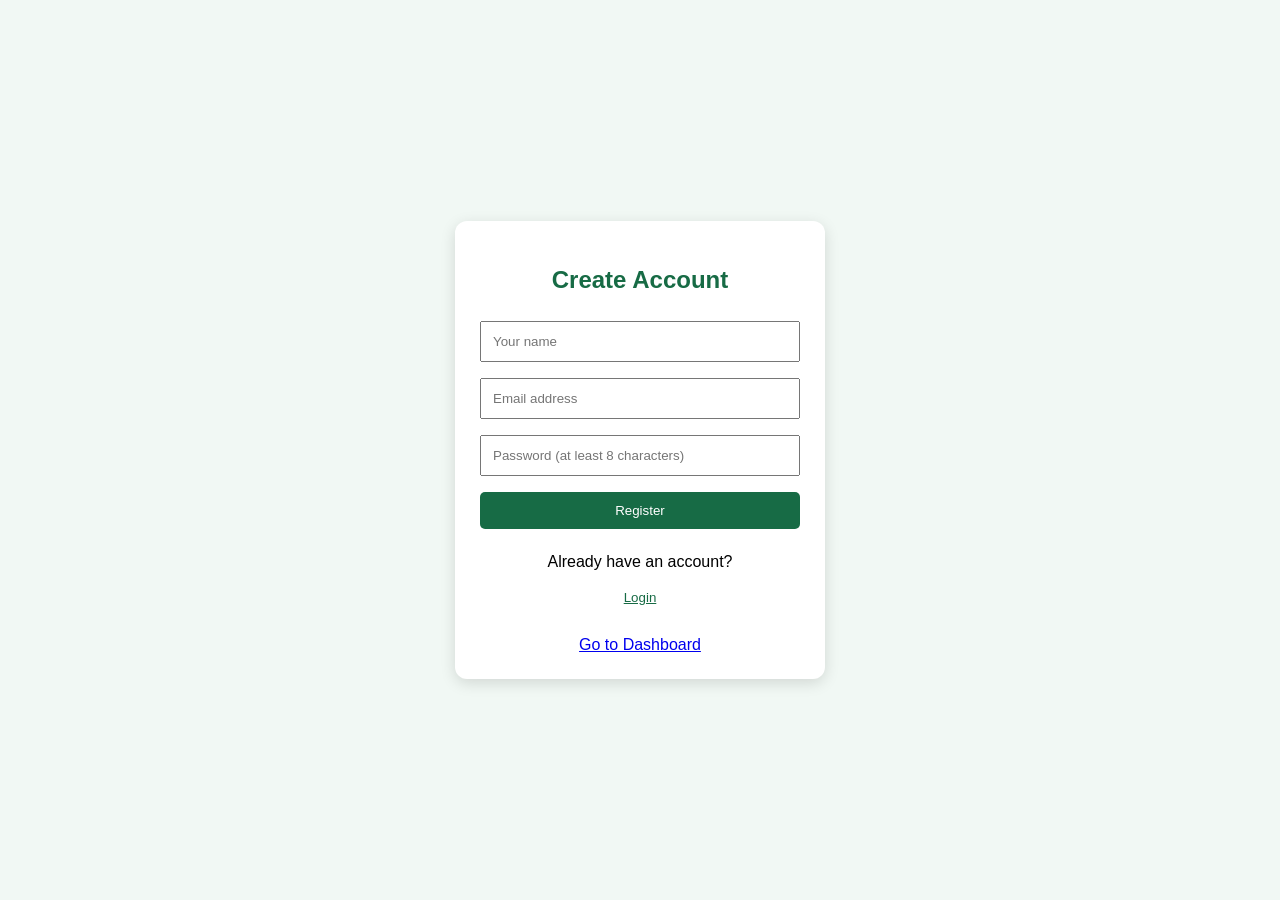
<file: auth.html>
<!DOCTYPE html>
<html lang="en">
<head>
    <meta charset="UTF-8">
    <meta name="viewport" content="width=device-width, initial-scale=1.0">
    <title>Smart Energy Monitor | Account</title>
    <style>
        body {
            font-family: Arial, sans-serif;
            background: #f1f8f4;
            display: flex;
            justify-content: center;
            align-items: center;
            min-height: 100vh;
            margin: 0;
        }

        .container {
            background: white;
            width: 320px;
            padding: 25px;
            border-radius: 12px;
            box-shadow: 0 4px 15px #0002;
        }

        h2 {
            color: #176b45;
            text-align: center;
        }

        input, button {
            width: 100%;
            box-sizing: border-box;
            padding: 11px;
            margin: 8px 0;
        }

        button {
            background: #176b45;
            color: white;
            border: none;
            border-radius: 5px;
            cursor: pointer;
        }

        .switch {
            text-align: center;
            margin-top: 15px;
        }

        .switch button {
            background: transparent;
            color: #176b45;
            text-decoration: underline;
        }

        #message {
            text-align: center;
            overflow-wrap: anywhere;
        }

        #dashboardLink {
            display: block;
            text-align: center;
            margin-top: 12px;
        }
    </style>
</head>
<body>

    <div class="container">
        <h2 id="formTitle">Create Account</h2>

        <form id="authForm">
            <input
                type="text"
                id="name"
                placeholder="Your name"
                required
            >

            <input
                type="email"
                id="email"
                placeholder="Email address"
                required
            >

            <input
                type="password"
                id="password"
                placeholder="Password (at least 8 characters)"
                minlength="8"
                required
            >

            <button type="submit" id="submitButton">
                Register
            </button>
        </form>

        <p id="message"></p>

        <div class="switch">
            <span id="switchText">Already have an account?</span>
            <button type="button" id="switchButton">Login</button>
        </div>

        <a href="index.html" id="dashboardLink" hidden>
            Go to Dashboard
        </a>
    </div>

    <script src="auth.js"></script>
</body>
</html>
</file>
